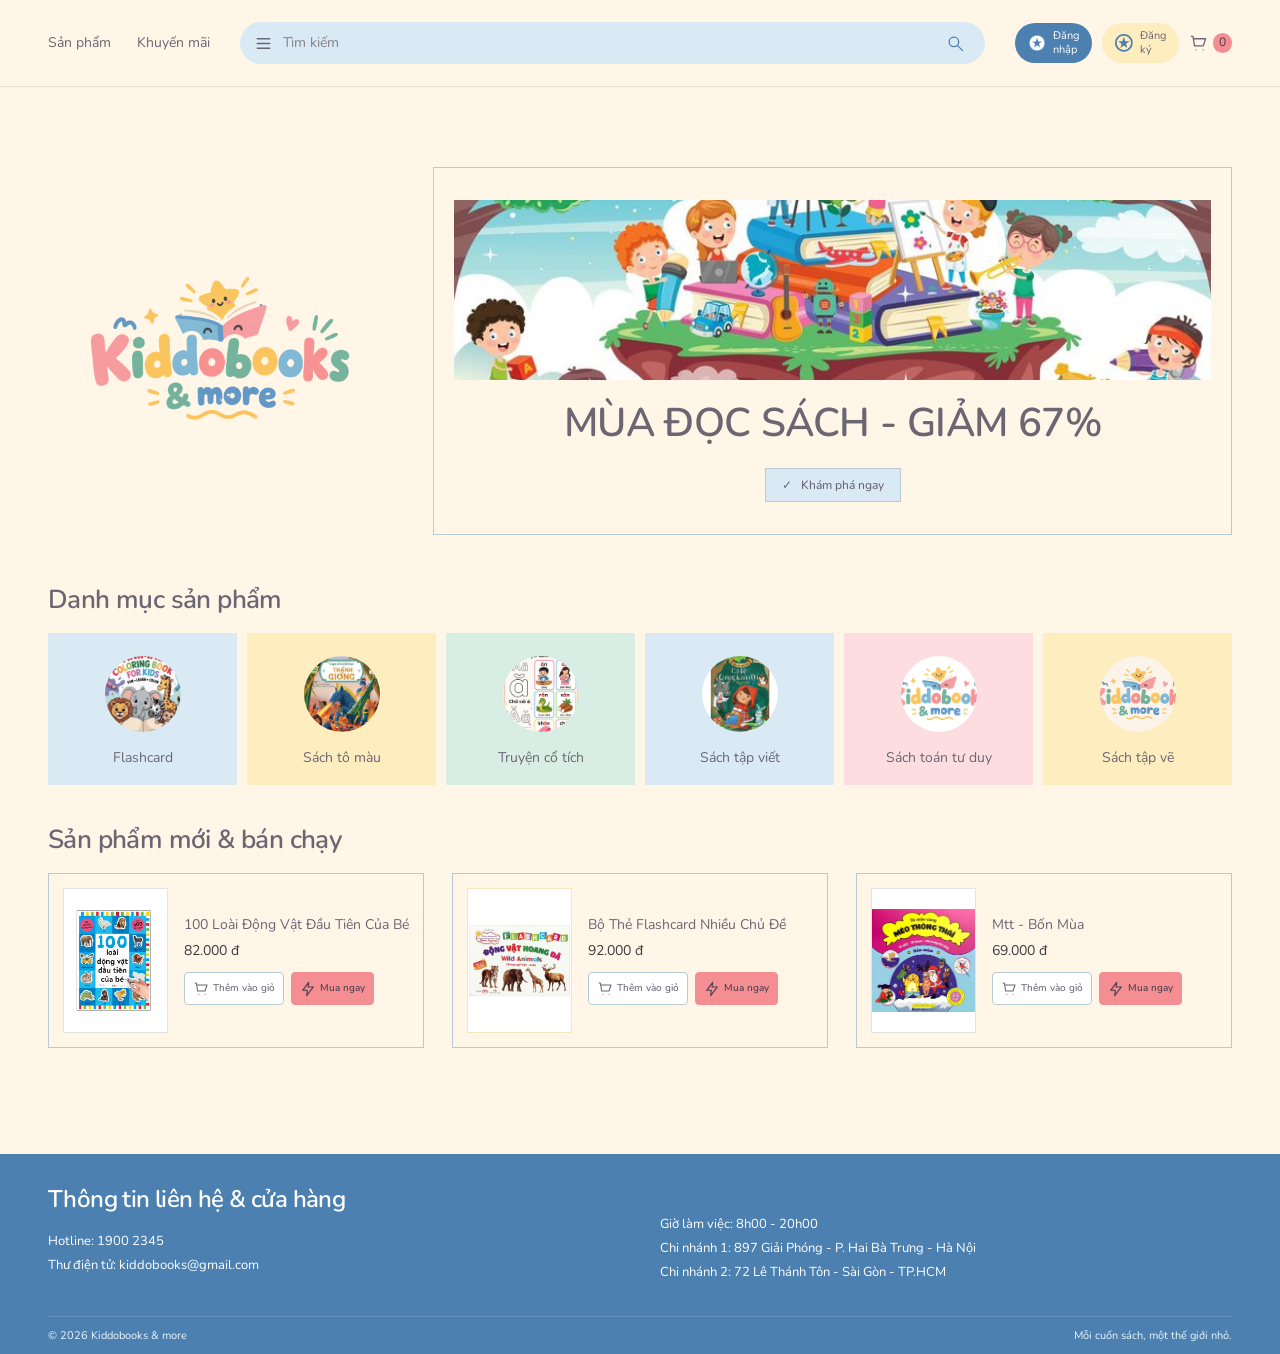
<file: index.html>
<!doctype html>
<html lang="vi">
  <head>
    <meta charset="UTF-8" />
    <meta name="viewport" content="width=device-width, initial-scale=1" />
    <title>Kiddobooks — Sách cho tuổi thơ</title>
    <link rel="stylesheet" href="giao-dien/dung-chung.css" />
    <script defer src="du-lieu/san-pham.js"></script>
    <script defer src="xu-ly/luu-tru.js"></script>
    <script defer src="xu-ly/ung-dung.js"></script>
  </head>
  <body data-trang="trang-chu">
    <header id="dau-trang"></header>
    <main id="noi-dung"></main>
    <footer id="chan-trang"></footer>
    <div id="thong-bao" role="status" aria-live="polite"></div>
    <dialog id="hop-thoai"></dialog>
  </body>
</html>
</file>
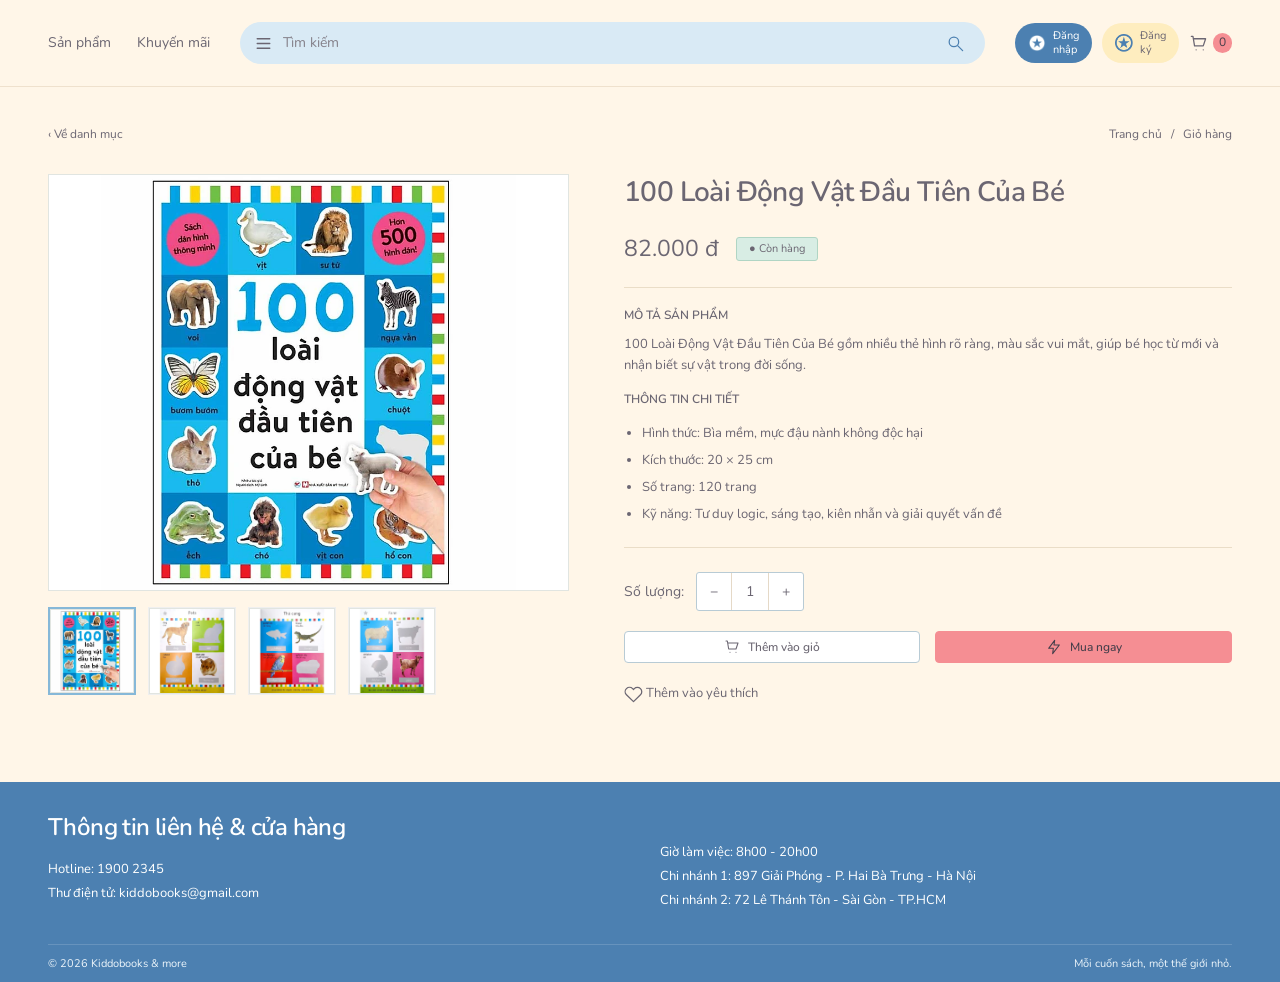
<file: chi-tiet-san-pham.html>
<!doctype html>
<html lang="vi">
  <head>
    <meta charset="UTF-8" />
    <meta name="viewport" content="width=device-width, initial-scale=1" />
    <title>Chi tiết sách — Kiddobooks</title>
    <link rel="stylesheet" href="giao-dien/dung-chung.css" />
    <script defer src="du-lieu/san-pham.js"></script>
    <script defer src="xu-ly/luu-tru.js"></script>
    <script defer src="xu-ly/ung-dung.js"></script>
  </head>
  <body data-trang="chi-tiet">
    <header id="dau-trang"></header>
    <main id="noi-dung"></main>
    <footer id="chan-trang"></footer>
    <div id="thong-bao" role="status" aria-live="polite"></div>
    <dialog id="hop-thoai"></dialog>
  </body>
</html>
</file>
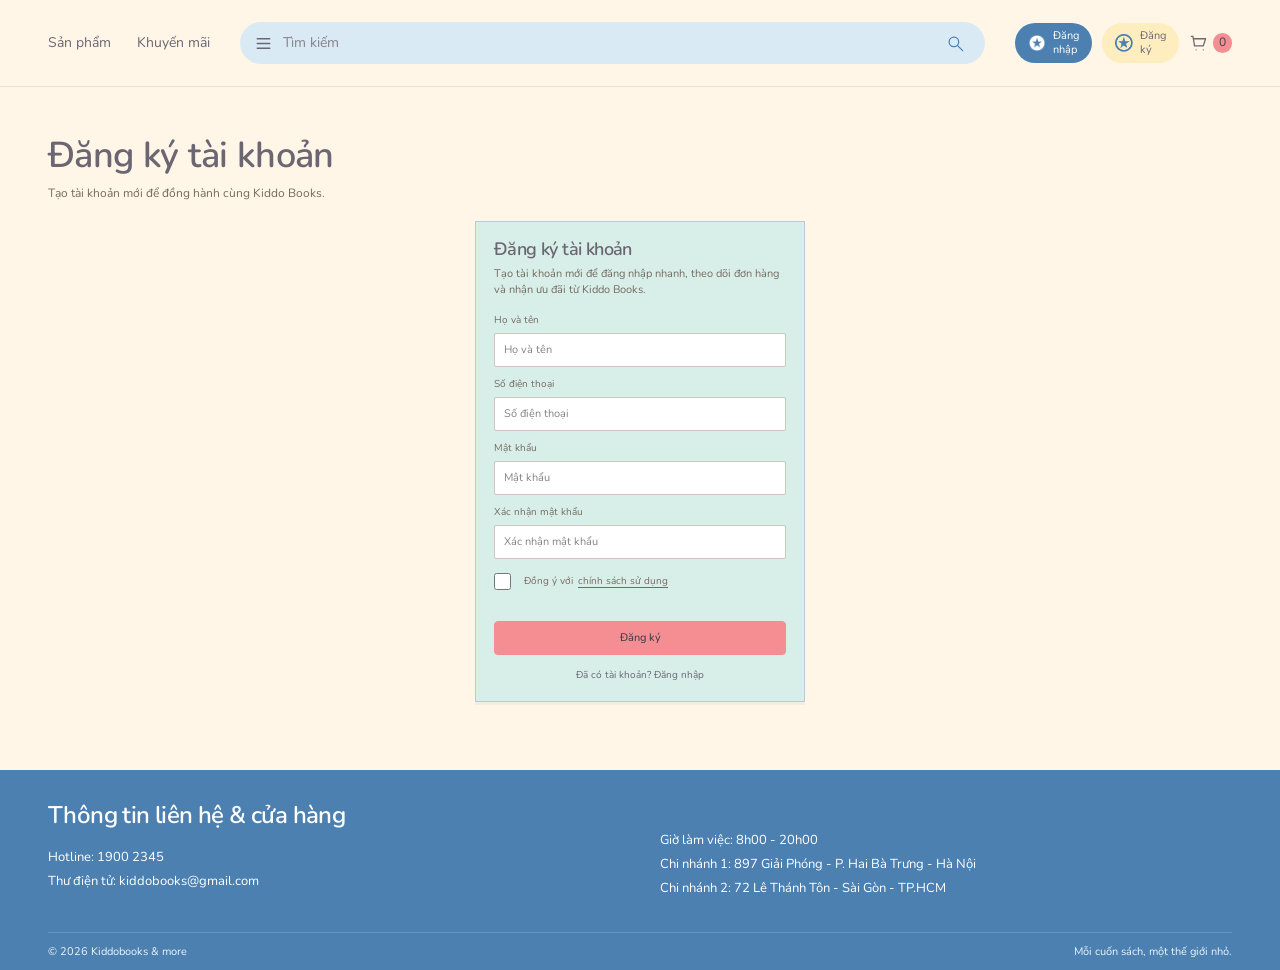
<file: dang-ky.html>
<!doctype html>
<html lang="vi">
  <head>
    <meta charset="UTF-8" />
    <meta name="viewport" content="width=device-width, initial-scale=1" />
    <title>Đăng ký — Kiddobooks</title>
    <link rel="stylesheet" href="giao-dien/dung-chung.css" />
    <script defer src="du-lieu/san-pham.js"></script>
    <script defer src="xu-ly/luu-tru.js"></script>
    <script defer src="xu-ly/ung-dung.js"></script>
  </head>
  <body data-trang="dang-ky">
    <header id="dau-trang"></header>
    <main id="noi-dung"></main>
    <footer id="chan-trang"></footer>
    <div id="thong-bao" role="status" aria-live="polite"></div>
    <dialog id="hop-thoai"></dialog>
  </body>
</html>
</file>
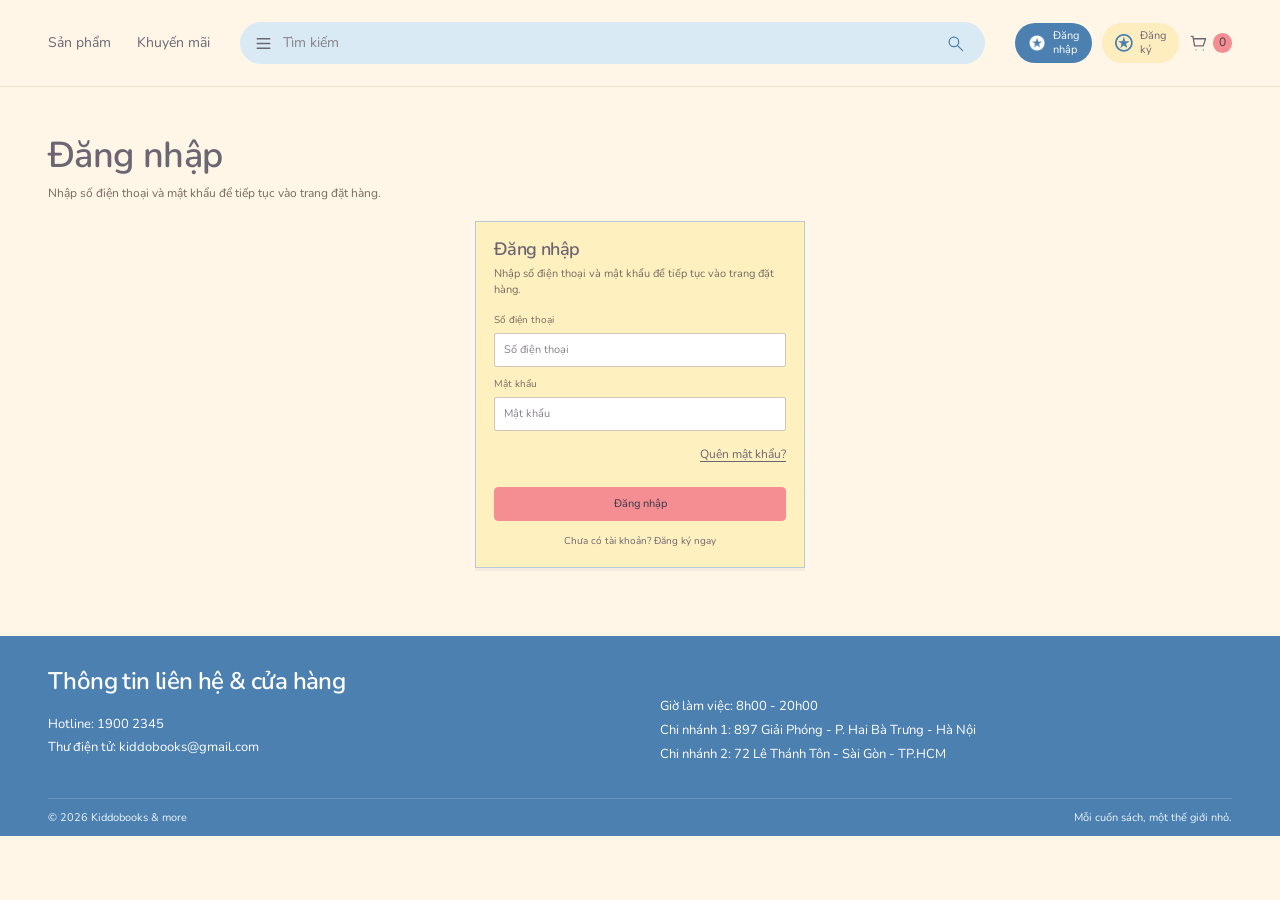
<file: dang-nhap.html>
<!doctype html>
<html lang="vi">
  <head>
    <meta charset="UTF-8" />
    <meta name="viewport" content="width=device-width, initial-scale=1" />
    <title>Đăng nhập — Kiddobooks</title>
    <link rel="stylesheet" href="giao-dien/dung-chung.css" />
    <script defer src="du-lieu/san-pham.js"></script>
    <script defer src="xu-ly/luu-tru.js"></script>
    <script defer src="xu-ly/ung-dung.js"></script>
  </head>
  <body data-trang="dang-nhap">
    <header id="dau-trang"></header>
    <main id="noi-dung"></main>
    <footer id="chan-trang"></footer>
    <div id="thong-bao" role="status" aria-live="polite"></div>
    <dialog id="hop-thoai"></dialog>
  </body>
</html>
</file>
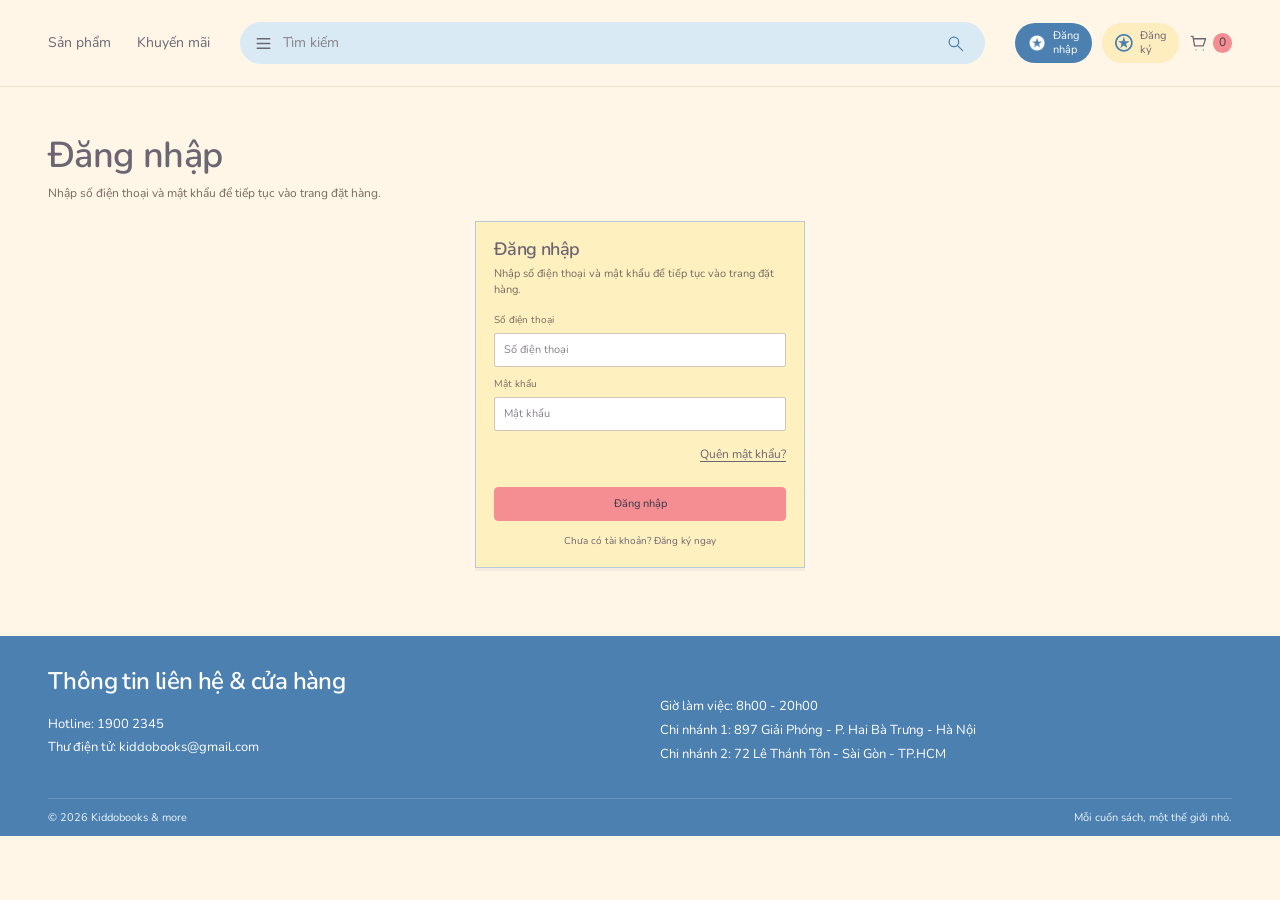
<file: dat-hang.html>
<!doctype html>
<html lang="vi">
  <head>
    <meta charset="UTF-8" />
    <meta name="viewport" content="width=device-width, initial-scale=1" />
    <title>Đặt hàng — Kiddobooks</title>
    <link rel="stylesheet" href="giao-dien/dung-chung.css" />
    <script defer src="du-lieu/san-pham.js"></script>
    <script defer src="xu-ly/luu-tru.js"></script>
    <script defer src="xu-ly/ung-dung.js"></script>
  </head>
  <body data-trang="dat-hang">
    <header id="dau-trang"></header>
    <main id="noi-dung"></main>
    <footer id="chan-trang"></footer>
    <div id="thong-bao" role="status" aria-live="polite"></div>
    <dialog id="hop-thoai"></dialog>
  </body>
</html>
</file>
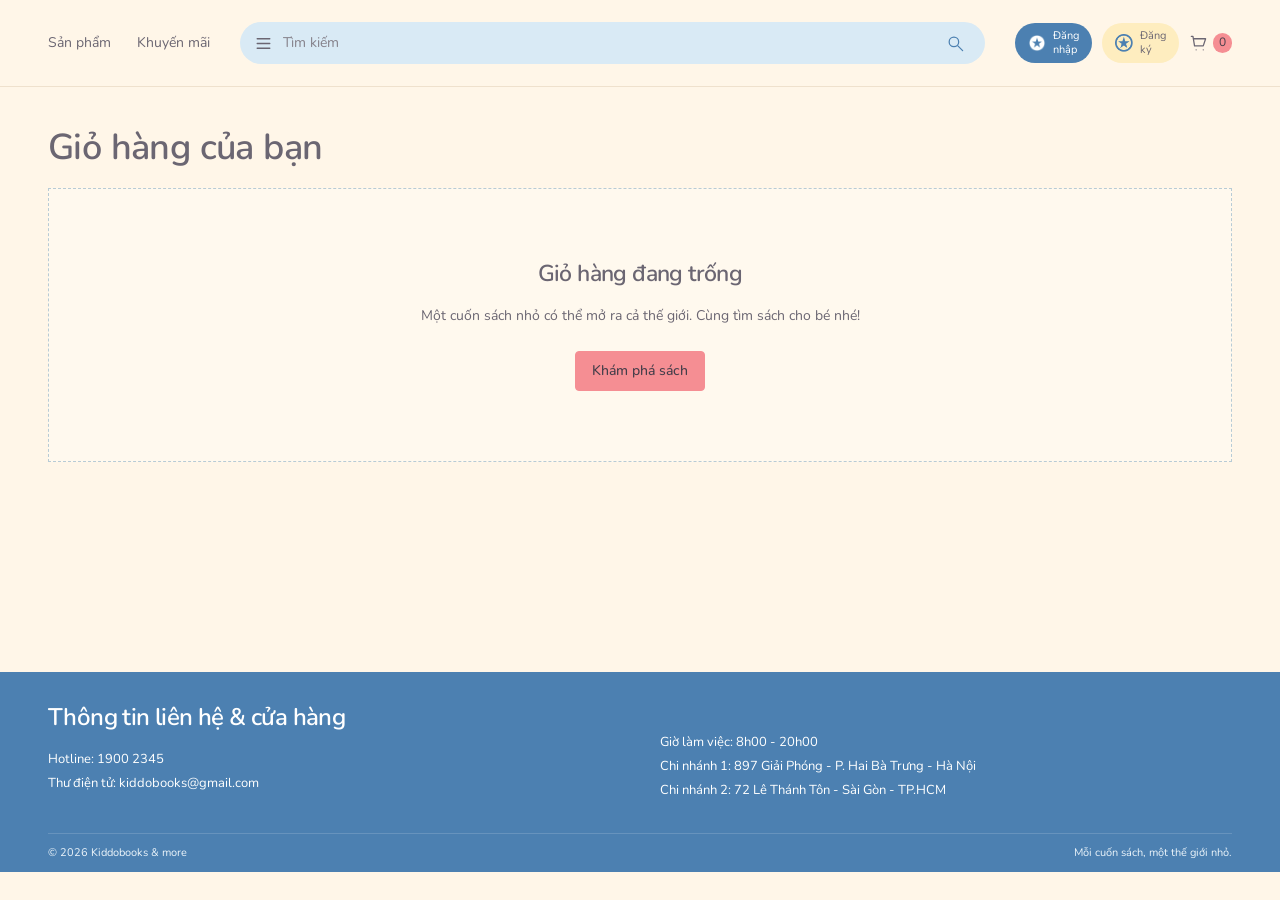
<file: gio-hang.html>
<!doctype html>
<html lang="vi">
  <head>
    <meta charset="UTF-8" />
    <meta name="viewport" content="width=device-width, initial-scale=1" />
    <title>Giỏ hàng — Kiddobooks</title>
    <link rel="stylesheet" href="giao-dien/dung-chung.css" />
    <script defer src="du-lieu/san-pham.js"></script>
    <script defer src="xu-ly/luu-tru.js"></script>
    <script defer src="xu-ly/ung-dung.js"></script>
  </head>
  <body data-trang="gio-hang">
    <header id="dau-trang"></header>
    <main id="noi-dung"></main>
    <footer id="chan-trang"></footer>
    <div id="thong-bao" role="status" aria-live="polite"></div>
    <dialog id="hop-thoai"></dialog>
  </body>
</html>
</file>
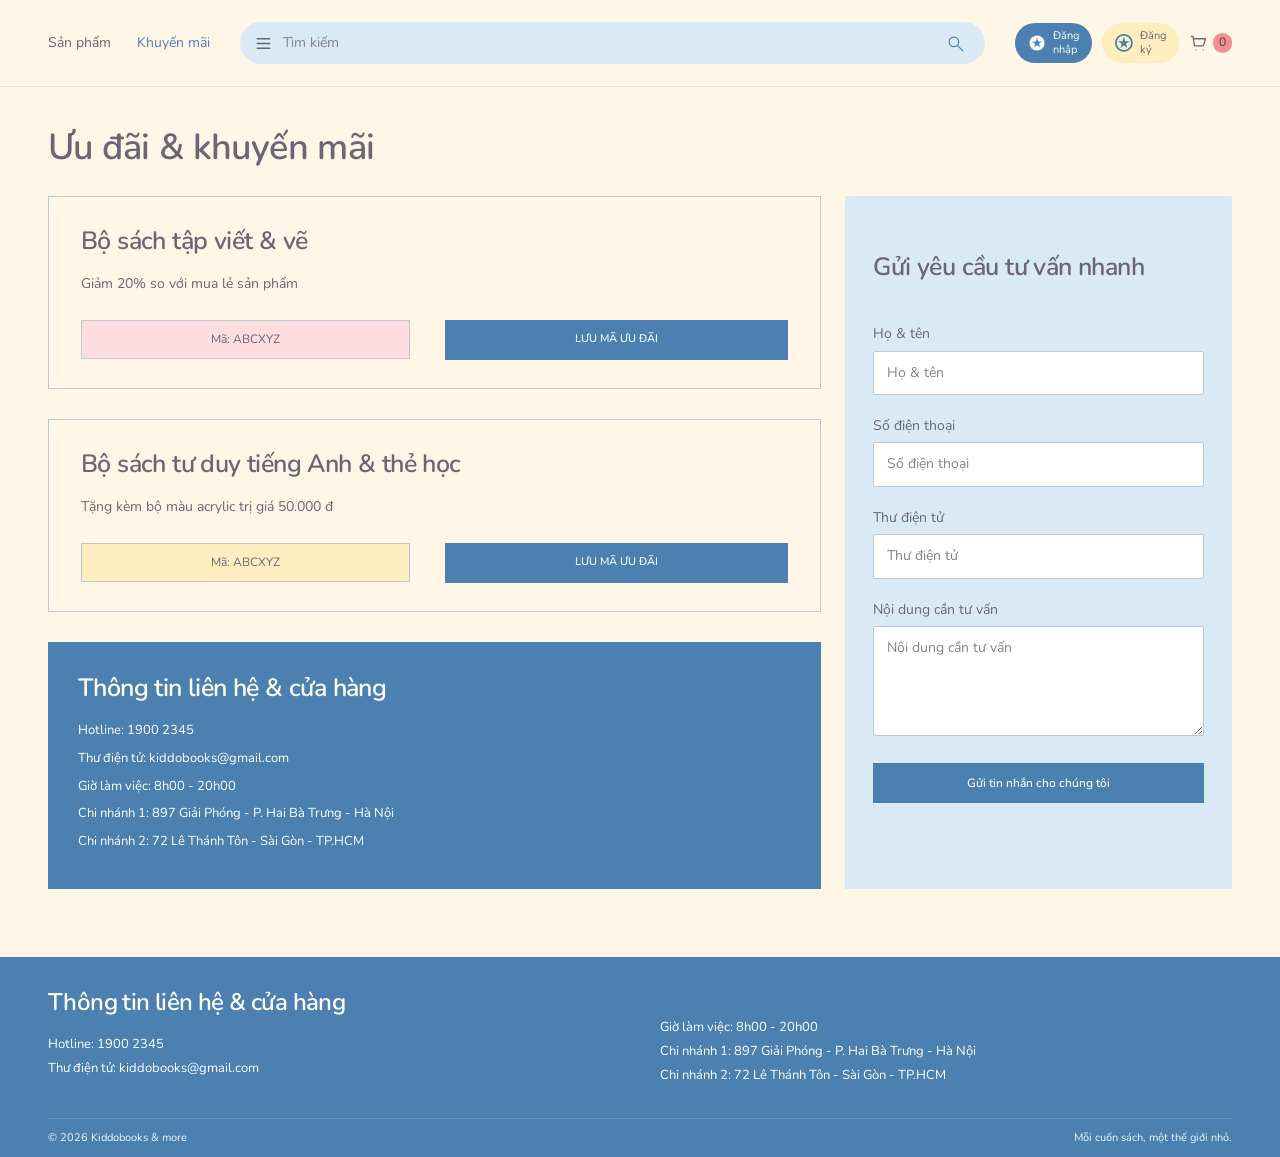
<file: khuyen-mai.html>
<!doctype html>
<html lang="vi">
  <head>
    <meta charset="UTF-8" />
    <meta name="viewport" content="width=device-width, initial-scale=1" />
    <title>Ưu đãi & liên hệ — Kiddobooks</title>
    <link rel="stylesheet" href="giao-dien/dung-chung.css" />
    <script defer src="du-lieu/san-pham.js"></script>
    <script defer src="xu-ly/luu-tru.js"></script>
    <script defer src="xu-ly/ung-dung.js"></script>
  </head>
  <body data-trang="khuyen-mai">
    <header id="dau-trang"></header>
    <main id="noi-dung"></main>
    <footer id="chan-trang"></footer>
    <div id="thong-bao" role="status" aria-live="polite"></div>
    <dialog id="hop-thoai"></dialog>
  </body>
</html>
</file>
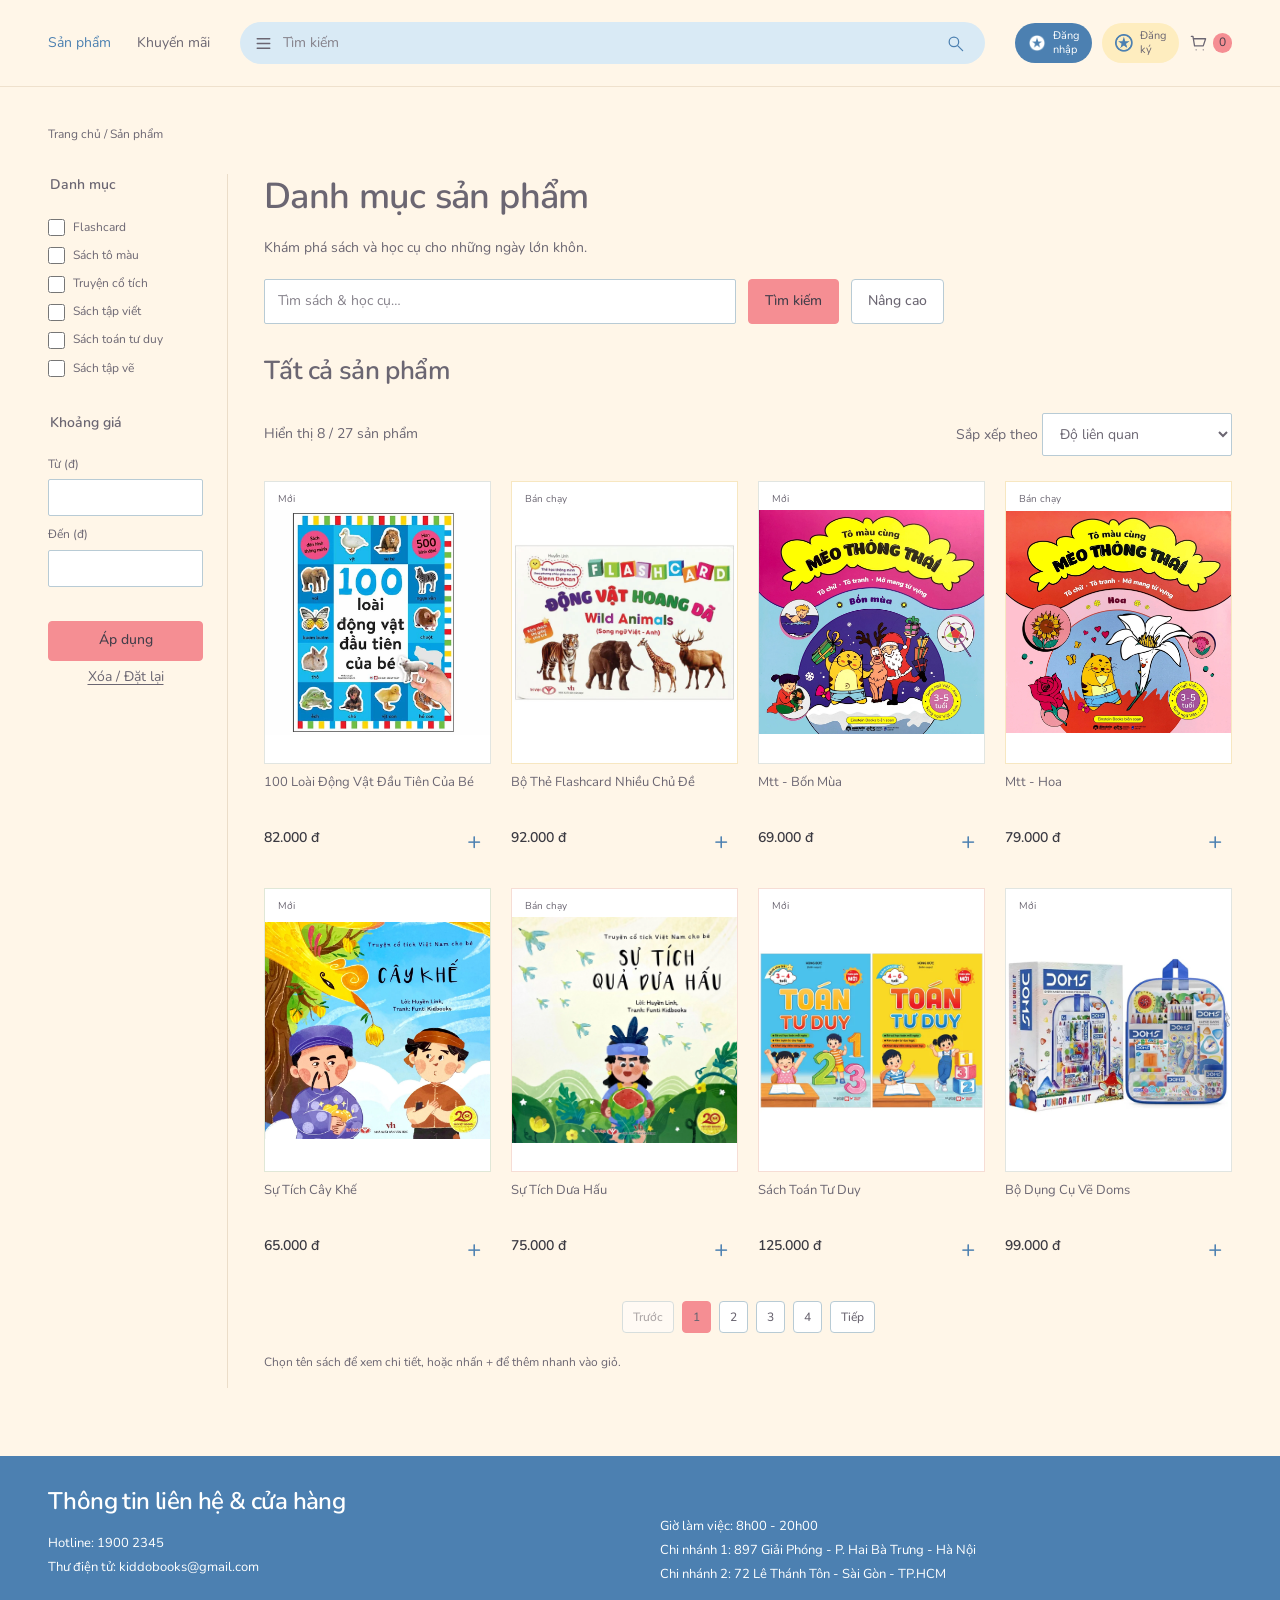
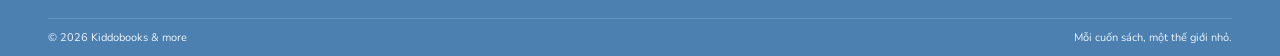
<file: san-pham.html>
<!doctype html>
<html lang="vi">
  <head>
    <meta charset="UTF-8" />
    <meta name="viewport" content="width=device-width, initial-scale=1" />
    <title>Sản phẩm — Kiddobooks</title>
    <link rel="stylesheet" href="giao-dien/dung-chung.css" />
    <script defer src="du-lieu/san-pham.js"></script>
    <script defer src="xu-ly/luu-tru.js"></script>
    <script defer src="xu-ly/ung-dung.js"></script>
  </head>
  <body data-trang="san-pham">
    <header id="dau-trang"></header>
    <main id="noi-dung"></main>
    <footer id="chan-trang"></footer>
    <div id="thong-bao" role="status" aria-live="polite"></div>
    <dialog id="hop-thoai"></dialog>
  </body>
</html>
</file>
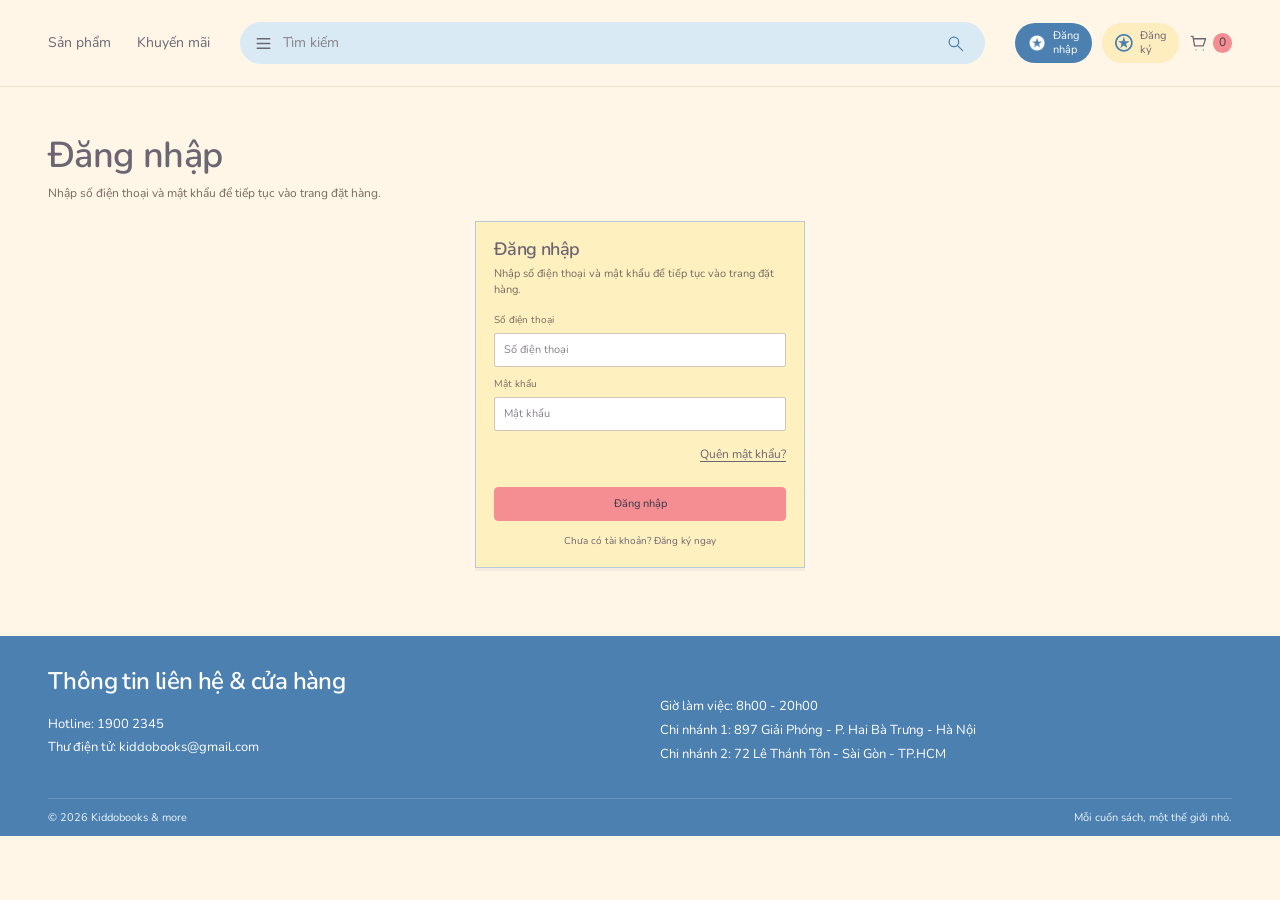
<file: tai-khoan.html>
<!doctype html>
<html lang="vi">
  <head>
    <meta charset="UTF-8" />
    <meta name="viewport" content="width=device-width, initial-scale=1" />
    <title>Tài khoản — Kiddobooks</title>
    <link rel="stylesheet" href="giao-dien/dung-chung.css" />
    <script defer src="du-lieu/san-pham.js"></script>
    <script defer src="xu-ly/luu-tru.js"></script>
    <script defer src="xu-ly/ung-dung.js"></script>
  </head>
  <body data-trang="tai-khoan">
    <header id="dau-trang"></header>
    <main id="noi-dung"></main>
    <footer id="chan-trang"></footer>
    <div id="thong-bao" role="status" aria-live="polite"></div>
    <dialog id="hop-thoai"></dialog>
  </body>
</html>
</file>
<file: giao-dien/dung-chung.css>
@font-face {
  font-family: Nunito;
  src: url("../phong-chu/nunito.ttf") format("truetype");
  font-weight: 200 1000;
  font-display: swap;
}
:root {
  --kem: #fff6e8;
  --hong: #fddde0;
  --san-ho: #f58e93;
  --vang: #feedbf;
  --xanh: #d9eaf5;
  --la: #d8ede4;
  --bien: #4c80b1;
  --muc: #3b3a42;
  --chu: #6b6672;
  --vien: #b8cbd5;
  --trang: #fff;
  --bo: 4px;
}
* {
  box-sizing: border-box;
}
html {
  scroll-behavior: smooth;
}
body {
  margin: 0;
  background: var(--kem);
  color: var(--chu);
  font-family: "Be Vietnam Pro", "Trebuchet MS", Arial, sans-serif;
  font-size: 14px;
  line-height: 1.6;
}
button,
input,
select,
textarea {
  font: inherit;
}
button,
a,
input,
textarea,
select {
  -webkit-tap-highlight-color: transparent;
}
a {
  color: inherit;
  text-decoration: none;
}
button,
a {
  touch-action: manipulation;
}
button {
  cursor: pointer;
}
button:disabled {
  cursor: not-allowed;
  opacity: 0.55;
}
a:hover {
  color: var(--bien);
}
button:hover {
  filter: brightness(0.97);
}
:focus-visible {
  outline: 3px solid #86b8d8;
  outline-offset: 3px;
}
h1,
h2,
h3,
p {
  margin: 0 0 16px;
}
h1,
h2,
h3 {
  font-weight: 600;
  line-height: 1.3;
  letter-spacing: -0.6px;
}
h1 {
  font-size: 36px;
}
h2 {
  font-size: 26px;
}
h3 {
  font-size: 20px;
}
small,
.nho {
  font-size: 12px;
}
img {
  max-width: 100%;
  display: block;
}
label {
  display: block;
}
input:not([type="checkbox"]):not([type="radio"]),
select,
textarea {
  width: 100%;
  min-height: 43px;
  border: 1px solid var(--vien);
  background: #fff;
  padding: 10px 13px;
  border-radius: 2px;
  color: var(--chu);
}
textarea {
  min-height: 110px;
  resize: vertical;
}
input[type="checkbox"],
input[type="radio"] {
  accent-color: var(--san-ho);
  width: 17px;
  height: 17px;
  vertical-align: middle;
  margin: 0 8px 0 0;
}
input::placeholder,
textarea::placeholder {
  color: #85818a;
}
form label > input,
form label > textarea,
form label > select {
  margin-top: 5px;
}
form label {
  margin-bottom: 13px;
}
button {
  color: inherit;
}
.nut {
  display: inline-flex;
  justify-content: center;
  align-items: center;
  gap: 8px;
  min-height: 40px;
  border: 1px solid var(--vien);
  border-radius: var(--bo);
  background: white;
  padding: 8px 16px;
  font-weight: 500;
  text-align: center;
  line-height: 1.35;
}
.nut-chinh {
  background: var(--san-ho);
  border-color: var(--san-ho);
  color: #443e4a;
}
.nut-xanh {
  background: var(--bien);
  border-color: var(--bien);
  color: white;
}
.nut-nho {
  font-size: 12px;
  padding: 6px 10px;
  min-height: 32px;
}
.nut-chu {
  border: 0;
  background: transparent;
  padding: 5px 0;
  text-decoration: underline;
  text-underline-offset: 3px;
}
.rong {
  width: 100%;
}
.khung {
  max-width: 1280px;
  margin: auto;
  padding: 0 48px;
}
.noi-trang {
  padding-top: 38px;
  padding-bottom: 68px;
  min-height: 65vh;
}
.hang {
  display: flex;
  align-items: center;
  gap: 12px;
}
.giua {
  justify-content: center;
}
.giua-hai {
  justify-content: space-between;
}
.cot-doi {
  display: grid;
  grid-template-columns: 1fr 1fr;
  gap: 16px;
}
.an {
  display: none !important;
}
.khoang {
  margin-top: 24px;
}
.loi {
  color: #a12c39;
  font-size: 13px;
  min-height: 20px;
  margin: 10px 0;
}
.thanh-cong {
  color: #286b50;
}
.trong {
  padding: 70px 24px;
  text-align: center;
  border: 1px dashed var(--vien);
  background: #fff9ee;
}
.trong h2 {
  font-size: 23px;
}
.trong p {
  max-width: 440px;
  margin: 0 auto 24px;
}
.danh-sach {
  list-style: none;
  padding: 0;
  margin: 0;
}
.huy {
  color: #777;
  text-decoration: line-through;
  font-size: 14px;
}
.mau-hong {
  background: var(--hong);
}
.mau-vang {
  background: var(--vang);
}
.mau-xanh {
  background: var(--xanh);
}
.mau-la {
  background: var(--la);
}
body {
  font-family: Nunito, "Trebuchet MS", Arial, sans-serif;
}
/* Đầu trang: thanh tìm kiếm dùng chung và trạng thái tài khoản. */
#dau-trang {
  border-bottom: 1px solid #efe1cd;
}
.thanh-dau {
  min-height: 86px;
  display: flex;
  gap: 30px;
  align-items: center;
}
.lien-ket-dau {
  display: flex;
  gap: 26px;
  align-items: center;
  white-space: nowrap;
}
.lien-ket-dau a[aria-current="page"] {
  color: var(--bien);
}
.tim-dau {
  display: flex;
  align-items: center;
  background: var(--xanh);
  border-radius: 30px;
  flex: 1;
  padding: 0 14px;
  min-width: 100px;
}
.tim-dau input:not([type="checkbox"]) {
  background: transparent;
  border: 0;
  margin: 0;
  min-height: 42px;
  padding: 8px 10px;
}
.tim-dau button {
  border: 0;
  background: transparent;
  padding: 6px;
  color: var(--bien);
  line-height: 1;
}
.tai-khoan-dau {
  display: flex;
  gap: 10px;
  align-items: center;
  white-space: nowrap;
}
.vien-tron {
  display: flex;
  gap: 7px;
  align-items: center;
  border-radius: 24px;
  font-size: 11px;
  padding: 6px 13px;
  line-height: 1.3;
  min-height: 36px;
}
.vien-tron.dang-nhap {
  background: var(--bien);
  color: white;
}
.vien-tron.dang-ky {
  background: var(--vang);
}
.gio-dau {
  position: relative;
  display: flex;
  align-items: center;
  gap: 5px;
  font-size: 12px;
}
.huy-hieu {
  background: var(--san-ho);
  color: #443e4a;
  border-radius: 100%;
  min-width: 19px;
  text-align: center;
  padding: 0 4px;
}
.bieu-tuong {
  display: inline-block;
  vertical-align: middle;
  width: 19px;
  height: 19px;
  flex-shrink: 0;
}
.menu-nho {
  display: none;
  border: 0;
  background: none;
  padding: 5px;
  color: var(--bien);
}
/* Chân trang theo bảng màu của thiết kế. */
#chan-trang {
  background: var(--bien);
  color: white;
}
.chan-trong {
  padding-top: 30px;
  padding-bottom: 30px;
  display: grid;
  grid-template-columns: 1fr 1fr;
  gap: 40px;
}
.chan-trong h2 {
  font-size: 24px;
  color: white;
}
.chan-trong p {
  margin: 3px 0;
  font-size: 13px;
}
.chan-dia-chi {
  padding-top: 27px;
}
.chan-ban-quyen {
  border-top: 1px solid #ffffff26;
  padding: 10px 0;
  font-size: 11px;
  display: flex;
  justify-content: space-between;
  color: #edf5fb;
}
.logo-chu {
  font-weight: 700;
  color: var(--bien);
}
/* Trang chủ */
.gioi-thieu {
  display: grid;
  grid-template-columns: 340px 1fr;
  align-items: center;
  gap: 45px;
  padding: 42px 0 48px;
}
.logo-lon {
  width: 310px;
  max-height: 210px;
  object-fit: contain;
  margin: auto;
}
.quang-cao {
  border: 1px solid var(--vien);
  text-align: center;
  padding: 32px 20px;
}
.quang-cao h1 {
  font-size: 40px;
  line-height: 1.25;
  margin-bottom: 20px;
}
.quang-cao .nut {
  background: var(--xanh);
  font-size: 12px;
  min-height: 34px;
  border-radius: 0;
}
.muc-trang-chu {
  margin-bottom: 38px;
}
.luoi-danh-muc {
  display: grid;
  grid-template-columns: repeat(6, 1fr);
  gap: 10px;
}
.o-danh-muc {
  padding: 23px 8px 16px;
  text-align: center;
  transition: transform 0.15s;
}
.o-danh-muc:hover {
  transform: translateY(-3px);
}
.tron-danh-muc {
  display: block;
  border-radius: 50%;
  background: white;
  width: 76px;
  height: 76px;
  margin: 0 auto 15px;
  overflow: hidden;
}
.tron-danh-muc img {
  width: 100%;
  height: 100%;
  object-fit: cover;
}
.anh-banner {
  display: block;
  width: 100%;
  max-height: 180px;
  object-fit: cover;
  margin-bottom: 18px;
}
.luoi-noi-bat {
  display: grid;
  grid-template-columns: repeat(3, 1fr);
  gap: 28px;
}
.sach-noi-bat {
  display: grid;
  grid-template-columns: 105px 1fr;
  gap: 16px;
  border: 1px solid var(--vien);
  padding: 14px;
  align-items: center;
}
.sach-noi-bat h3 {
  font-size: 14px;
  font-weight: 400;
  letter-spacing: 0;
  margin: 0 0 6px;
}
.sach-noi-bat p {
  margin: 0 0 10px;
  color: var(--muc);
}
.sach-noi-bat .hang {
  gap: 7px;
}
.sach-noi-bat .nut {
  font-size: 10px;
  padding: 6px 8px;
  min-height: 33px;
  gap: 4px;
}
.sach-noi-bat .bieu-tuong {
  width: 14px;
  height: 14px;
}
.bia-sach {
  display: flex;
  align-items: center;
  justify-content: center;
  position: relative;
  min-height: 144px;
  border: 1px solid #ecdcc366;
  color: #746c7370;
  overflow: hidden;
}
.bia-sach.lon {
  aspect-ratio: 1.25;
  min-height: 320px;
}
.bia-sach img {
  position: absolute;
  inset: 0;
  width: 100%;
  height: 100%;
  object-fit: contain;
  background: #fff;
  display: block;
}
.bia-sach.co-anh:before,
.bia-sach.co-anh:after {
  display: none;
}

.bia-sach.duong-cheo:before,
.bia-sach.duong-cheo:after {
  content: "";
  position: absolute;
  height: 1px;
  background: #e9d8b6;
  top: 50%;
  left: -15%;
  width: 130%;
  transform: rotate(37deg);
}
.bia-sach.duong-cheo:after {
  transform: rotate(-37deg);
}
.bia-sach span {
  position: relative;
  z-index: 1;
  font-size: 13px;
  text-align: center;
  max-width: 75%;
}
.sach-noi-bat .bia-sach {
  min-height: 145px;
}
.nut .bieu-tuong {
  width: 16px;
  height: 16px;
}
/* Danh mục và bộ lọc */
.danh-muc-trang {
  display: grid;
  grid-template-columns: 180px minmax(0, 1fr);
  gap: 36px;
}
.ben-loc {
  border-right: 1px solid #ebddc9;
  padding-right: 24px;
}
.ben-loc h3 {
  font-size: 16px;
}
.ben-loc fieldset {
  padding: 0;
  border: 0;
  margin: 0 0 25px;
}
.ben-loc legend {
  font-weight: 600;
  margin-bottom: 12px;
}
.ben-loc label {
  margin: 9px 0;
  font-size: 12px;
  cursor: pointer;
}
.ben-loc input[type="number"] {
  padding: 8px;
  min-height: 36px;
}
.tim-san-pham {
  display: flex;
  gap: 12px;
  max-width: 680px;
  margin: 20px 0 30px;
}
.dau-ket-qua {
  display: flex;
  gap: 16px;
  justify-content: space-between;
  align-items: center;
  margin: 25px 0;
}
.dau-ket-qua select {
  width: 190px;
}
.luoi-san-pham {
  display: grid;
  grid-template-columns: repeat(4, minmax(0, 1fr));
  gap: 30px 20px;
}
.the-san-pham {
  position: relative;
  min-width: 0;
}
.the-san-pham h3 {
  font-size: 13px;
  font-weight: 400;
  letter-spacing: 0;
  margin: 10px 0 7px;
  min-height: 43px;
}
.the-san-pham .bia-sach {
  aspect-ratio: 0.8;
  min-height: 0;
}
.the-san-pham .gia {
  font-weight: 600;
  color: var(--muc);
  margin: 0 0 6px;
}
.nhan-sach {
  position: absolute;
  top: 8px;
  left: 8px;
  font-size: 10px;
  background: #ffffff99;
  padding: 2px 6px;
  border-radius: 3px;
  z-index: 1;
}
.chan-the {
  display: flex;
  justify-content: space-between;
  align-items: center;
}
.them-nhanh {
  background: transparent;
  border: 0;
  font-size: 24px;
  line-height: 1;
  min-width: 34px;
  min-height: 34px;
  color: var(--bien);
}
.phan-trang {
  display: flex;
  flex-wrap: wrap;
  gap: 8px;
  justify-content: center;
  margin-top: 35px;
}
.phan-trang .hien-tai {
  background: var(--san-ho);
  border-color: var(--san-ho);
}
.ghi-chu-loc {
  font-size: 12px;
  margin-top: 20px;
}
/* Chi tiết sản phẩm */
.duong-dan {
  font-size: 12px;
  margin-bottom: 30px;
}
.chi-tiet {
  display: grid;
  grid-template-columns: 44% 1fr;
  gap: 55px;
  align-items: start;
}
.anh-nho {
  display: flex;
  gap: 12px;
  margin-top: 16px;
}
.anh-nho button {
  border: 1px solid transparent;
  padding: 0;
  width: 88px;
  aspect-ratio: 1;
}
.anh-nho button[aria-pressed="true"] {
  border: 2px solid #86b8d8;
}
.anh-nho .bia-sach {
  min-height: 0;
  height: 100%;
}
.do-tuoi {
  display: inline-block;
  padding: 3px 12px;
  background: var(--xanh);
  font-size: 11px;
  border: 1px solid var(--vien);
  border-radius: 3px;
  margin-bottom: 20px;
}
.chi-tiet h1 {
  font-size: 28px;
}
.gia-chi-tiet {
  font-size: 23px;
  display: flex;
  gap: 18px;
  align-items: center;
  margin: 20px 0;
}
.ton-kho {
  font-size: 11px;
  background: var(--la);
  padding: 2px 12px;
  border: 1px solid #b0d5c4;
  border-radius: 3px;
}
.mo-ta {
  border-top: 1px solid #eaddc7;
  border-bottom: 1px solid #eaddc7;
  padding: 20px 0;
}
.mo-ta h3 {
  font-size: 12px;
  letter-spacing: 0;
  margin: 0 0 10px;
}
.mo-ta p,
.mo-ta ul {
  font-size: 13px;
}
.mo-ta ul {
  padding-left: 18px;
  margin-bottom: 0;
}
.mo-ta li {
  padding: 3px 0;
}
.chon-so-luong {
  display: inline-flex;
  border: 1px solid var(--vien);
  border-radius: 3px;
  overflow: hidden;
  background: white;
  flex-shrink: 0;
}
.chon-so-luong button {
  border: 0;
  background: transparent;
  width: 34px;
  min-height: 37px;
}
.chon-so-luong output {
  display: flex;
  align-items: center;
  justify-content: center;
  border-left: 1px solid #e5d9c7;
  border-right: 1px solid #e5d9c7;
  min-width: 38px;
}
.mua-chi-tiet {
  display: grid;
  grid-template-columns: 1fr 1fr;
  gap: 15px;
  margin: 20px 0 10px;
}
.yeu-thich {
  border: 0;
  background: transparent;
  font-size: 13px;
  padding: 10px 0;
  color: var(--chu);
}
/* Khuyến mãi và các biểu mẫu */
.khuyen-mai-bo-cuc {
  display: grid;
  grid-template-columns: 2fr 1fr;
  gap: 24px;
}
.uu-dai {
  border: 1px solid var(--vien);
  padding: 28px 32px;
  margin-bottom: 30px;
}
.uu-dai h2 {
  font-size: 25px;
}
.uu-dai .hang {
  gap: 35px;
  margin-top: 24px;
}
.ma-uu-dai {
  display: block;
  border: 1px solid var(--vien);
  padding: 9px;
  flex: 1;
  text-align: center;
  font-size: 12px;
}
.uu-dai .nut {
  flex: 1;
  border-radius: 0;
  font-size: 11px;
}
.lien-he-nho {
  background: var(--bien);
  color: white;
  padding: 30px;
}
.lien-he-nho h2 {
  font-size: 25px;
}
.lien-he-nho p {
  font-size: 13px;
  margin-bottom: 7px;
}
.form-tu-van {
  padding: 35px 28px;
  background: var(--xanh);
}
.form-tu-van h2 {
  font-size: 25px;
  margin: 20px 0 40px;
}
.form-tu-van label {
  margin-bottom: 20px;
}
.form-tu-van .nut {
  border-radius: 0;
  font-size: 12px;
}
.dang-nhap-gioi-thieu {
  margin-bottom: 30px;
}
.hai-form {
  display: grid;
  grid-template-columns: 1fr 1fr;
  gap: 45px;
  max-width: 1020px;
  margin: 0 auto;
}
.the-form {
  border: 1px solid var(--vien);
}
.the-form .noi-form {
  padding: 24px;
}
.the-form h2 {
  font-size: 21px;
}
.the-form .nut-chinh {
  margin-top: 18px;
}
.the-form .cuoi-form {
  font-size: 12px;
  text-align: center;
  margin: 18px 0 0;
}
.the-form .quen-mat-khau {
  text-align: right;
  margin: 0;
}
.thanh-the {
  display: grid;
  grid-template-columns: 1fr 1fr;
}
.thanh-the a {
  padding: 14px;
  text-align: center;
  background: var(--vang);
}
.thanh-the a.dang-chon {
  background: var(--san-ho);
  font-weight: 600;
}
.thanh-the a.mau-la {
  background: var(--la);
}
.dong-y {
  font-size: 12px;
}
.nhac-demo {
  font-size: 12px;
  padding: 12px 16px;
  border-left: 3px solid #86b8d8;
  background: #d9eaf555;
  margin-top: 25px;
}
/* Giỏ hàng và đặt hàng */
.mua-hang-bo-cuc {
  display: grid;
  grid-template-columns: minmax(0, 1fr) 330px;
  gap: 28px;
  align-items: start;
}
.bang-gio-tieu-de,
.dong-gio {
  display: grid;
  grid-template-columns: minmax(0, 1fr) 90px 112px 105px 35px;
  gap: 12px;
  align-items: center;
}
.bang-gio-tieu-de {
  background: var(--xanh);
  padding: 12px 15px;
  margin-bottom: 12px;
}
.dong-gio {
  padding: 14px;
  border: 1px solid var(--vien);
  margin-bottom: 12px;
}
.sach-trong-gio {
  display: flex;
  gap: 18px;
  align-items: center;
  min-width: 0;
}
.sach-trong-gio .bia-sach {
  width: 85px;
  min-height: 95px;
  flex-shrink: 0;
}
.sach-trong-gio h3 {
  font-size: 16px;
  margin: 0 0 8px;
  letter-spacing: 0;
}
.sach-trong-gio p {
  font-size: 12px;
  margin: 0;
}
.xoa-gio {
  border: 0;
  background: transparent;
  font-size: 12px;
  padding: 5px 0;
}
.nhan-mobile {
  display: none;
}
.tom-tat {
  padding: 25px;
  background: var(--xanh);
}
.tom-tat h2 {
  font-size: 23px;
  margin-bottom: 26px;
}
.dong-tien {
  display: flex;
  gap: 15px;
  justify-content: space-between;
  margin: 12px 0;
}
.tong-tien {
  border-top: 1px solid #b4ccd8;
  padding-top: 16px;
  margin-top: 20px;
  font-size: 17px;
  color: var(--muc);
  font-weight: 600;
}
.form-ma {
  display: flex;
  gap: 6px;
  margin: 25px 0 12px;
}
.form-ma input:not([type="checkbox"]) {
  min-width: 0;
  font-size: 12px;
  padding: 9px;
}
.form-ma .nut {
  padding: 8px;
  font-size: 11px;
}
.tom-tat .nhac-nho {
  font-size: 11px;
  margin: 16px 0 0;
}
.tiep-tuc {
  display: inline-block;
  margin-top: 18px;
}
.chon-nhan {
  display: grid;
  grid-template-columns: 1fr 1fr;
  gap: 12px;
  margin: 12px 0 25px;
}
.lua-chon {
  border: 1px solid var(--vien);
  padding: 13px;
  background: white;
  cursor: pointer;
  margin: 0;
}
.lua-chon:has(input:checked) {
  background: var(--vang);
}
.form-dat-hang h2 {
  font-size: 23px;
  margin: 25px 0 15px;
}
.form-dat-hang h2:first-child {
  margin-top: 0;
}
.form-dat-hang .chon-nhan {
  margin-bottom: 20px;
}
.gio-trong-don {
  display: grid;
  grid-template-columns: 45px 1fr auto;
  gap: 12px;
  align-items: center;
  margin: 17px 0;
  font-size: 12px;
}
.gio-trong-don .bia-sach {
  min-height: 52px;
}
.gio-trong-don p {
  margin: 0;
}
.xac-nhan {
  background: var(--la);
  padding: 25px;
  border: 1px solid #a6cbb9;
  margin-bottom: 24px;
}
/* Tài khoản */
.tai-khoan-bo-cuc {
  display: grid;
  grid-template-columns: 235px minmax(0, 1fr);
  gap: 32px;
}
.menu-tai-khoan {
  background: var(--vang);
  padding: 12px;
  align-self: stretch;
}
.menu-tai-khoan a,
.menu-tai-khoan button {
  display: block;
  width: 100%;
  text-align: left;
  padding: 13px 15px;
  border: 0;
  background: transparent;
  margin-bottom: 7px;
}
.menu-tai-khoan a:first-child {
  border: 1px solid var(--vien);
  background: white;
}
.muc-tai-khoan {
  scroll-margin-top: 25px;
  margin-bottom: 27px;
}
.muc-tai-khoan h2 {
  font-size: 25px;
  margin-bottom: 12px;
}
.hop-ca-nhan {
  border: 1px solid var(--vien);
  background: white;
  padding: 15px;
}
.hop-ca-nhan label {
  margin-bottom: 12px;
}
.hop-ca-nhan .hang {
  justify-content: flex-end;
}
.luoi-dia-chi {
  display: grid;
  grid-template-columns: 1fr 1fr;
  gap: 20px;
  margin-bottom: 12px;
}
.dia-chi {
  border: 1px solid var(--vien);
  background: white;
  padding: 15px;
}
.dia-chi h3 {
  font-size: 16px;
  margin-bottom: 7px;
  letter-spacing: 0;
}
.dia-chi p {
  font-size: 12px;
  margin: 5px 0;
}
.mac-dinh {
  background: #efdfc5;
  font-size: 10px;
  padding: 3px 7px;
  border-radius: 15px;
  float: right;
}
.dia-chi .nut {
  min-height: 26px;
  font-size: 11px;
  padding: 5px 10px;
}
.bang-don {
  width: 100%;
  border-collapse: separate;
  border-spacing: 0 8px;
  font-size: 12px;
}
.bang-don th {
  background: var(--vang);
  text-align: left;
  padding: 9px;
  font-weight: 500;
}
.bang-don td {
  background: white;
  padding: 9px;
  border-top: 1px solid var(--vien);
  border-bottom: 1px solid var(--vien);
}
.bang-don td:first-child {
  border-left: 1px solid var(--vien);
}
.bang-don td:last-child {
  border-right: 1px solid var(--vien);
  white-space: nowrap;
}
.bang-don .nut {
  font-size: 10px;
  padding: 6px;
  min-height: 28px;
}
.luoi-yeu-thich {
  display: grid;
  grid-template-columns: repeat(3, 1fr);
  gap: 20px;
}
.luoi-yeu-thich .bia-sach {
  min-height: 110px;
}
#thong-bao {
  position: fixed;
  bottom: 25px;
  left: 50%;
  transform: translate(-50%, 20px);
  background: var(--muc);
  color: white;
  padding: 13px 24px;
  border-radius: 6px;
  box-shadow: 0 5px 24px #0002;
  z-index: 20;
  opacity: 0;
  pointer-events: none;
  transition: 0.2s;
  max-width: calc(100% - 30px);
  width: max-content;
  font-size: 13px;
}
#thong-bao.hien {
  opacity: 1;
  transform: translate(-50%, 0);
}
dialog {
  border: 1px solid var(--vien);
  border-radius: 7px;
  padding: 30px;
  max-width: 580px;
  width: calc(100% - 30px);
  max-height: 90vh;
  color: var(--chu);
  background: var(--kem);
}
dialog::backdrop {
  background: #27263277;
}
dialog h2 {
  font-size: 25px;
  padding-right: 25px;
}
dialog .dong-hop {
  position: absolute;
  right: 14px;
  top: 10px;
  border: 0;
  background: none;
  font-size: 25px;
}
.loi-toan-trang {
  padding: 15px;
  background: #fddde0;
  border: 1px solid var(--san-ho);
  margin-bottom: 20px;
}
.tim-san-pham .nut {
  white-space: nowrap;
}
.form-ma .nut {
  white-space: nowrap;
}
.loi:empty {
  display: none;
}
.sach-noi-bat .thao-tac-sach {
  gap: 7px;
}
@media (max-width: 560px) {
  .sach-noi-bat {
    position: relative;
    padding-bottom: 75px !important;
  }
  .sach-noi-bat .thao-tac-sach {
    position: absolute;
    left: 13px;
    right: 13px;
    bottom: 13px;
  }
  .sach-noi-bat .thao-tac-sach .nut {
    white-space: nowrap;
    flex: 1;
  }
  .gioi-thieu {
    padding-top: 15px !important;
  }
}
@media (min-width: 1450px) {
  .khung {
    max-width: 1350px;
  }
  .sach-noi-bat {
    grid-template-columns: 115px 1fr;
  }
}
@media (max-width: 1150px) {
  .khung {
    padding-left: 28px;
    padding-right: 28px;
  }
  .thanh-dau {
    gap: 17px;
  }
  .lien-ket-dau {
    gap: 16px;
  }
  .gioi-thieu {
    grid-template-columns: 28% 1fr;
    gap: 25px;
  }
  .quang-cao h1 {
    font-size: 32px;
  }
  .luoi-noi-bat {
    gap: 14px;
  }
  .sach-noi-bat {
    grid-template-columns: 80px 1fr;
    gap: 10px;
    padding: 10px;
  }
  .sach-noi-bat .hang {
    flex-wrap: wrap;
  }
  .mua-hang-bo-cuc {
    grid-template-columns: minmax(0, 1fr) 285px;
    gap: 20px;
  }
  .bang-gio-tieu-de,
  .dong-gio {
    grid-template-columns: minmax(0, 1fr) 75px 105px 90px 28px;
    gap: 8px;
  }
  .sach-trong-gio .bia-sach {
    width: 55px;
    min-height: 75px;
  }
  .sach-trong-gio {
    gap: 10px;
  }
  .sach-trong-gio h3 {
    font-size: 13px;
  }
  .danh-muc-trang {
    grid-template-columns: 150px 1fr;
    gap: 22px;
  }
  .luoi-san-pham {
    grid-template-columns: repeat(3, minmax(0, 1fr));
  }
  .tai-khoan-bo-cuc {
    grid-template-columns: 180px 1fr;
    gap: 20px;
  }
  .chi-tiet {
    gap: 30px;
  }
}
@media (max-width: 850px) {
  .thanh-dau {
    flex-wrap: wrap;
    padding-top: 15px;
    padding-bottom: 15px;
    gap: 14px;
  }
  .tim-dau {
    order: 3;
    flex-basis: 100%;
  }
  .tai-khoan-dau {
    margin-left: auto;
  }
  .luoi-noi-bat {
    grid-template-columns: 1fr;
  }
  .sach-noi-bat {
    grid-template-columns: 105px 1fr;
    padding: 15px;
    gap: 18px;
  }
  .sach-noi-bat .hang {
    flex-wrap: nowrap;
  }
  .sach-noi-bat .nut {
    font-size: 12px;
  }
  .luoi-danh-muc {
    grid-template-columns: repeat(3, 1fr);
  }
  .tron-danh-muc {
    width: 65px;
    height: 65px;
  }
  .gioi-thieu {
    padding-top: 30px;
  }
  .quang-cao h1 {
    font-size: 26px;
  }
  .mua-hang-bo-cuc {
    grid-template-columns: 1fr;
  }
  .tom-tat {
    max-width: none;
  }
  .khuyen-mai-bo-cuc {
    grid-template-columns: 1fr 1fr;
  }
  .uu-dai {
    padding: 23px;
  }
  .uu-dai .hang {
    gap: 12px;
    flex-wrap: wrap;
  }
  .uu-dai .ma-uu-dai,
  .uu-dai .nut {
    flex-basis: 100%;
  }
  .form-tu-van {
    padding: 25px 20px;
  }
  .chi-tiet {
    grid-template-columns: 1fr 1fr;
    gap: 25px;
  }
  .chi-tiet h1 {
    font-size: 24px;
  }
  .bia-sach.lon {
    min-height: 250px;
  }
  .gia-chi-tiet {
    flex-wrap: wrap;
    gap: 12px;
  }
  .mua-chi-tiet {
    grid-template-columns: 1fr;
  }
  .tai-khoan-bo-cuc {
    grid-template-columns: 1fr;
  }
  .menu-tai-khoan {
    display: flex;
    flex-wrap: wrap;
    gap: 7px;
  }
  .menu-tai-khoan a,
  .menu-tai-khoan button {
    width: auto;
    margin: 0;
    padding: 10px;
  }
  .hai-form {
    gap: 20px;
  }
  .bang-don th,
  .bang-don td {
    padding: 7px;
  }
  .luoi-san-pham {
    grid-template-columns: repeat(2, minmax(0, 1fr));
  }
}
@media (max-width: 560px) {
  body {
    font-size: 14px;
  }
  .khung {
    padding-left: 20px;
    padding-right: 20px;
  }
  h1 {
    font-size: 29px;
  }
  h2 {
    font-size: 24px;
  }
  .noi-trang {
    padding-top: 30px;
    padding-bottom: 45px;
  }
  .thanh-dau {
    gap: 14px 7px;
    padding-top: 18px;
    padding-bottom: 18px;
  }
  .lien-ket-dau {
    gap: 14px;
    font-size: 12px;
  }
  .tai-khoan-dau {
    gap: 7px;
  }
  .vien-tron {
    font-size: 9px;
    padding: 6px 9px;
    gap: 4px;
  }
  .vien-tron .bieu-tuong {
    width: 13px;
    height: 13px;
  }
  .gio-dau {
    font-size: 10px;
  }
  .gio-dau > span:not(.huy-hieu) {
    display: none;
  }
  .gio-dau .bieu-tuong {
    width: 18px;
  }
  .tim-dau {
    min-height: 39px;
  }
  .tim-dau input:not([type="checkbox"]) {
    min-height: 38px;
  }
  .gioi-thieu {
    grid-template-columns: 1fr;
    gap: 25px;
    padding: 25px 0 30px;
  }
  .logo-lon {
    width: 290px;
    max-height: 200px;
  }
  .quang-cao {
    background: #fbd57c;
    padding: 26px 20px;
    border-color: #fbc55c;
  }
  .quang-cao h1 {
    font-size: 30px;
  }
  .quang-cao .nut {
    background: var(--san-ho);
    width: 100%;
    border-color: var(--san-ho);
    min-height: 39px;
  }
  .luoi-danh-muc {
    grid-template-columns: repeat(2, minmax(0, 1fr));
    gap: 12px;
  }
  .o-danh-muc {
    font-size: 15px;
    padding: 22px 8px 18px;
  }
  .tron-danh-muc {
    width: 67px;
    height: 67px;
  }
  .luoi-danh-muc .o-danh-muc:first-child {
    background: var(--hong);
  }
  .luoi-noi-bat {
    gap: 16px;
  }
  .sach-noi-bat {
    grid-template-columns: 95px 1fr;
    gap: 16px;
    padding: 13px;
  }
  .sach-noi-bat .bia-sach {
    min-height: 120px;
  }
  .sach-noi-bat .hang {
    grid-column: 1/-1;
  }
  .sach-noi-bat .nut {
    padding: 9px 10px;
    min-height: 40px;
  }
  .sach-noi-bat .thao-tac-sach {
    display: flex;
    grid-column: 1/-1;
    gap: 10px;
  }
  .thao-tac-sach .nut {
    flex: 1;
  }
  .chan-trong {
    grid-template-columns: 1fr;
    gap: 15px;
    padding-top: 25px;
    padding-bottom: 25px;
  }
  .chan-trong h2 {
    font-size: 21px;
  }
  .chan-trong p {
    font-size: 12px;
  }
  .chan-dia-chi {
    padding-top: 0;
  }
  .chan-ban-quyen {
    font-size: 10px;
    gap: 12px;
  }
  .danh-muc-trang {
    grid-template-columns: 1fr;
  }
  .ben-loc {
    border: 0;
    padding: 18px;
    background: var(--xanh);
    display: none;
  }
  .ben-loc.hien {
    display: block;
  }
  .menu-nho {
    display: inline-flex;
    align-items: center;
    gap: 6px;
  }
  .dau-ket-qua {
    font-size: 12px;
    align-items: flex-start;
    flex-direction: column;
  }
  .dau-ket-qua select {
    width: 100%;
  }
  .luoi-san-pham {
    gap: 24px 14px;
  }
  .the-san-pham h3 {
    font-size: 12px;
    min-height: 58px;
  }
  .the-san-pham .gia {
    font-size: 13px;
  }
  .tim-san-pham {
    flex-wrap: wrap;
  }
  .tim-san-pham input {
    flex-basis: 100%;
  }
  .tim-san-pham .nut {
    flex: 1;
  }
  .chi-tiet {
    grid-template-columns: 1fr;
    gap: 30px;
  }
  .bia-sach.lon {
    min-height: 0;
    aspect-ratio: 1;
  }
  .chi-tiet h1 {
    font-size: 28px;
  }
  .gia-chi-tiet {
    font-size: 27px;
  }
  .anh-nho button {
    width: 80px;
  }
  .mua-chi-tiet {
    gap: 12px;
  }
  .mua-chi-tiet .nut {
    min-height: 47px;
  }
  .yeu-thich {
    border: 1px solid var(--vien);
    background: white;
    width: 100%;
    border-radius: 3px;
    min-height: 45px;
  }
  .duong-dan {
    margin-bottom: 20px;
  }
  .khuyen-mai-bo-cuc {
    grid-template-columns: 1fr;
  }
  .uu-dai {
    padding: 25px 20px;
    margin-bottom: 25px;
  }
  .uu-dai:first-child {
    background: var(--hong);
  }
  .uu-dai:nth-child(2) {
    background: var(--la);
  }
  .uu-dai h2 {
    font-size: 24px;
  }
  .lien-he-nho {
    padding: 25px 20px;
  }
  .lien-he-nho h2 {
    font-size: 22px;
  }
  .form-tu-van {
    background: var(--vang);
    padding: 25px 20px;
  }
  .form-tu-van h2 {
    margin: 0 0 25px;
  }
  .hai-form {
    grid-template-columns: 1fr;
    gap: 25px;
  }
  .the-form .noi-form {
    padding: 20px;
  }
  .thanh-the a {
    padding: 13px;
  }
  .dang-nhap-gioi-thieu {
    font-size: 12px;
  }
  .bang-gio-tieu-de {
    display: none;
  }
  .dong-gio {
    grid-template-columns: 1fr auto;
    gap: 16px;
    padding: 16px;
    margin-bottom: 18px;
  }
  .sach-trong-gio {
    grid-column: 1/-1;
    gap: 16px;
  }
  .sach-trong-gio .bia-sach {
    width: 70px;
    min-height: 85px;
  }
  .sach-trong-gio h3 {
    font-size: 15px;
  }
  .don-gia,
  .so-luong-gio,
  .thanh-tien-gio {
    grid-column: 1/-1;
    display: flex;
    justify-content: space-between;
    align-items: center;
    font-size: 13px;
  }
  .nhan-mobile {
    display: inline;
  }
  .xoa-gio {
    grid-column: 2;
    justify-self: end;
  }
  .tom-tat {
    background: var(--vang);
    padding: 25px 20px;
  }
  .form-ma {
    flex-direction: column;
    gap: 10px;
  }
  .form-ma .nut {
    min-height: 40px;
    font-size: 13px;
  }
  .tom-tat > .nut {
    min-height: 46px;
  }
  .chon-nhan {
    grid-template-columns: 1fr;
  }
  .chon-nhan.chon-gio {
    grid-template-columns: 1fr 1fr;
  }
  .form-dat-hang h2 {
    font-size: 22px;
  }
  .cot-doi {
    grid-template-columns: 1fr;
    gap: 0;
  }
  .lua-chon {
    padding: 13px;
  }
  .form-dat-hang label {
    font-size: 13px;
  }
  .menu-tai-khoan {
    display: block;
    padding: 10px;
    margin-bottom: 8px;
  }
  .menu-tai-khoan a,
  .menu-tai-khoan button {
    width: 100%;
    padding: 13px;
    margin-bottom: 5px;
  }
  .luoi-dia-chi {
    grid-template-columns: 1fr;
    gap: 16px;
  }
  .muc-tai-khoan h2 {
    font-size: 24px;
  }
  .hop-ca-nhan .hang {
    flex-direction: column;
  }
  .hop-ca-nhan .hang .nut {
    width: 100%;
  }
  .bang-don,
  .bang-don tbody,
  .bang-don tr,
  .bang-don td {
    display: block;
    width: 100%;
  }
  .bang-don thead {
    display: none;
  }
  .bang-don tr {
    background: white;
    border: 1px solid var(--vien);
    padding: 12px;
    margin-bottom: 17px;
  }
  .bang-don td {
    display: flex;
    justify-content: space-between;
    gap: 12px;
    border: 0 !important;
    padding: 6px 0;
  }
  .bang-don td[data-nhan]:before {
    content: attr(data-nhan);
  }
  .bang-don td:last-child {
    display: flex;
    gap: 8px;
  }
  .bang-don td:last-child .nut {
    flex: 1;
    min-height: 36px;
    font-size: 12px;
  }
  .luoi-yeu-thich {
    grid-template-columns: 1fr 1fr;
  }
  .ghi-chu-loc {
    font-size: 11px;
  }
  .mua-hang-bo-cuc {
    gap: 25px;
  }
  dialog {
    padding: 25px 20px;
  }
}
/* Giao dien dang nhap va dang ky theo khung Figma moi */
.noi-dang-nhap { background: var(--kem); min-height: 460px; }
.tieu-de-trang { margin: 8px 0 18px; }
.tieu-de-trang h1 { margin-bottom: 4px; }
.tieu-de-trang p { color: #746b60; font-size: 12px; }
.mot-form { display:flex; justify-content:center; }
.the-form-don { width:min(100%, 330px); border:1px solid var(--vien); box-shadow:0 3px 0 #0000000a; }
.the-form-don.mau-vang { background:#fff0bf; }
.the-form-don.mau-la { background:#d8eee8; }
.tieu-de-form { padding:16px 18px 0; }
.tieu-de-form h2 { font-size:18px; margin:0 0 5px; }
.tieu-de-form p { font-size:11px; color:#746b60; margin:0; line-height:1.45; }
.the-form-don .noi-form { padding:14px 18px 18px; }
.the-form-don label { font-size:10px; color:#756b61; gap:4px; margin-bottom:9px; }
.the-form-don input:not([type=checkbox]) { min-height:34px; padding:7px 9px; border-color:#cfc7b9; background:#fff; font-size:11px; }
.the-form-don .nut-chinh { min-height:34px; font-size:11px; background:var(--san-ho); border-color:var(--san-ho); }
.the-form-don .cuoi-form { font-size:10px; margin-top:12px; }
.the-form-don .quen-mat-khau { font-size:10px; margin:0; }
.the-form-don .dong-y { font-size:10px; display:flex; flex-direction:row; align-items:center; gap:5px; }
.nhac-demo { max-width:330px; margin:18px auto 0; }
@media (max-width:560px) { .noi-dang-nhap { min-height:480px; } .tieu-de-trang { margin-top:0; } .the-form-don { width:100%; } }
.icon-tai-khoan { width: 18px; height: 18px; object-fit: contain; flex-shrink: 0; }
@media (max-width: 560px) { .vien-tron .icon-tai-khoan { width: 13px; height: 13px; } }
</file>
